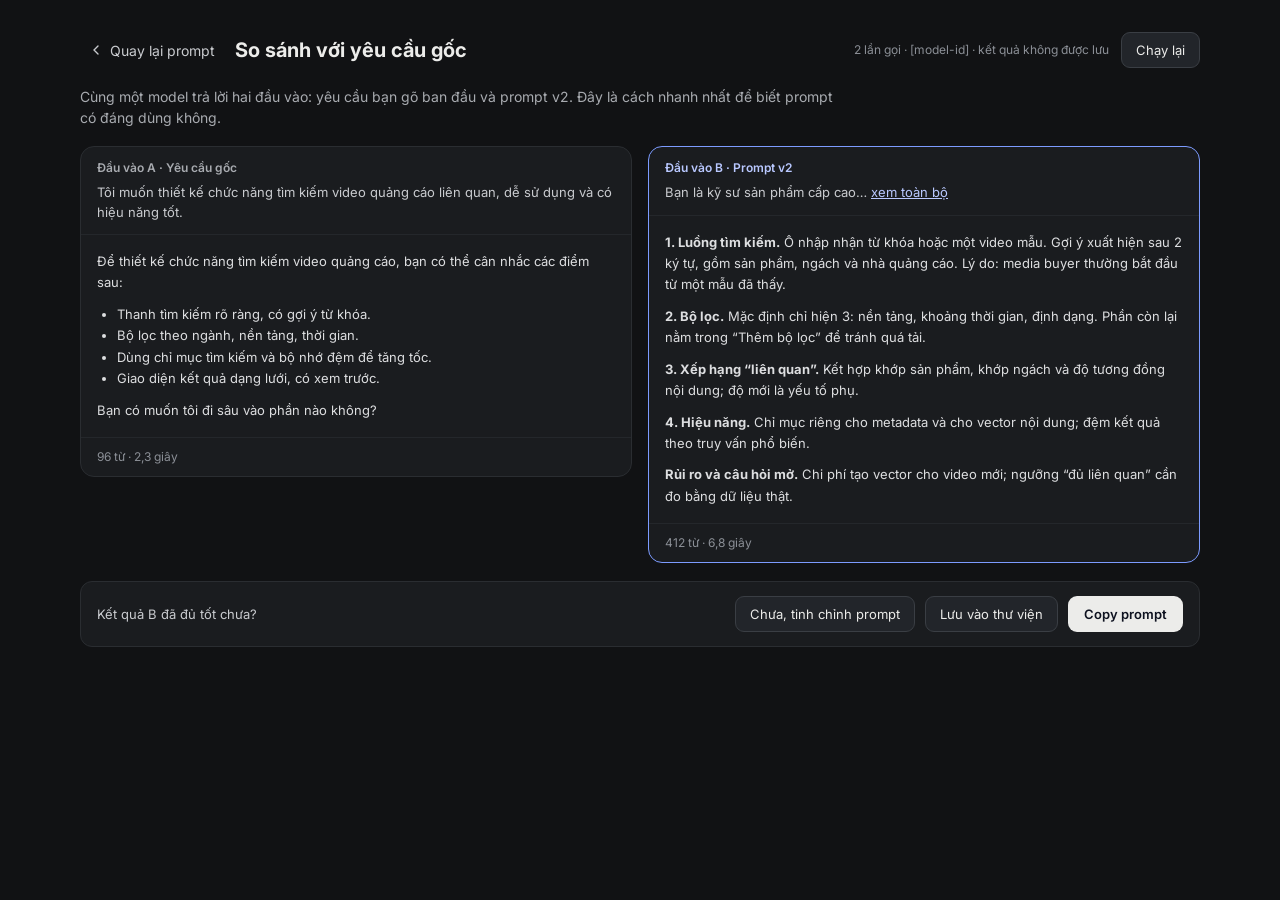
<file: design/compare.html>
<!doctype html>
<html lang="vi">
<head>
<meta charset="utf-8">
<meta name="viewport" content="width=device-width, initial-scale=1">
<title>Prompt Studio — So sánh</title>
<link rel="preconnect" href="https://fonts.googleapis.com">
<link href="https://fonts.googleapis.com/css2?family=Inter:wght@400;500;600;700&display=swap" rel="stylesheet">
<style>
body{margin:0;background:#111214}
:root{color-scheme:dark}
a{color:#B9C8FF}a:hover{color:#D6E0FF}
button,input,select,textarea{font-family:inherit}
</style>
</head>
<body>
<div style="min-height: 100vh; background: #111214; color: #ECECEA; font-family: Inter, system-ui, sans-serif; font-size: 14px; line-height: 1.5; padding: 32px 24px 48px; box-sizing: border-box; display: flex; justify-content: center">
  <div style="width: 100%; max-width: 1120px; display: flex; flex-direction: column; gap: 18px">

    <div style="display: flex; flex-wrap: wrap; align-items: center; gap: 12px">
      <a href="studio.html" style="display: flex; align-items: center; gap: 6px; text-decoration: none; color: #C9CBCF; font-size: 14px; height: 36px; padding: 0 8px; border-radius: 8px">
        <svg width="16" height="16" viewBox="0 0 24 24" fill="none" stroke="currentColor" stroke-width="2" stroke-linecap="round" aria-hidden="true"><path d="M15 6l-6 6 6 6"/></svg>Quay lại prompt</a>
      <h1 style="margin: 0; font-size: 20px; font-weight: 700; flex-grow: 1">So sánh với yêu cầu gốc</h1>
      <span style="font-size: 12px; color: #8B8F96">2 lần gọi · [model-id] · kết quả không được lưu</span>
      <button style="height: 36px; padding: 0 14px; border: 1px solid #3A3E44; background: #22252A; border-radius: 9px; font-size: 13px; color: #ECECEA; cursor: pointer">Chạy lại</button>
    </div>

    <p style="margin: 0; color: #A8ABB0; font-size: 14px; max-width: 760px">Cùng một model trả lời hai đầu vào: yêu cầu bạn gõ ban đầu và prompt v2. Đây là cách nhanh nhất để biết prompt có đáng dùng không.</p>

    <div style="display: grid; grid-template-columns: repeat(auto-fit, minmax(min(100%, 420px), 1fr)); gap: 16px; align-items: start">

      <section aria-label="Yêu cầu gốc" style="background: #1A1C1F; border: 1px solid #2A2D31; border-radius: 14px; overflow: hidden; display: flex; flex-direction: column">
        <div style="padding: 12px 16px; border-bottom: 1px solid #24272B; display: flex; flex-direction: column; gap: 6px">
          <span style="font-size: 12px; font-weight: 600; color: #A8ABB0">Đầu vào A · Yêu cầu gốc</span>
          <p style="margin: 0; font-size: 13px; color: #C9CBCF">Tôi muốn thiết kế chức năng tìm kiếm video quảng cáo liên quan, dễ sử dụng và có hiệu năng tốt.</p>
        </div>
        <article style="padding: 16px; font-size: 13px; line-height: 1.65; color: #DDDEE0; display: flex; flex-direction: column; gap: 10px">
          <p style="margin: 0">Để thiết kế chức năng tìm kiếm video quảng cáo, bạn có thể cân nhắc các điểm sau:</p>
          <ul style="margin: 0; padding-left: 20px">
            <li>Thanh tìm kiếm rõ ràng, có gợi ý từ khóa.</li>
            <li>Bộ lọc theo ngành, nền tảng, thời gian.</li>
            <li>Dùng chỉ mục tìm kiếm và bộ nhớ đệm để tăng tốc.</li>
            <li>Giao diện kết quả dạng lưới, có xem trước.</li>
          </ul>
          <p style="margin: 0">Bạn có muốn tôi đi sâu vào phần nào không?</p>
        </article>
        <div style="padding: 10px 16px; border-top: 1px solid #24272B; font-size: 12px; color: #8B8F96">96 từ · 2,3 giây</div>
      </section>

      <section aria-label="Prompt v2" style="background: #1A1C1F; border: 1.5px solid #7C9BFF; border-radius: 14px; overflow: hidden; display: flex; flex-direction: column">
        <div style="padding: 12px 16px; border-bottom: 1px solid #24272B; display: flex; flex-direction: column; gap: 6px">
          <span style="font-size: 12px; font-weight: 600; color: #B9C8FF">Đầu vào B · Prompt v2</span>
          <p style="margin: 0; font-size: 13px; color: #C9CBCF">Bạn là kỹ sư sản phẩm cấp cao… <a href="studio.html" style="font-size: 13px">xem toàn bộ</a></p>
        </div>
        <article style="padding: 16px; font-size: 13px; line-height: 1.65; color: #DDDEE0; display: flex; flex-direction: column; gap: 10px">
          <p style="margin: 0"><strong style="font-weight: 700">1. Luồng tìm kiếm.</strong> Ô nhập nhận từ khóa hoặc một video mẫu. Gợi ý xuất hiện sau 2 ký tự, gồm sản phẩm, ngách và nhà quảng cáo. Lý do: media buyer thường bắt đầu từ một mẫu đã thấy.</p>
          <p style="margin: 0"><strong style="font-weight: 700">2. Bộ lọc.</strong> Mặc định chỉ hiện 3: nền tảng, khoảng thời gian, định dạng. Phần còn lại nằm trong “Thêm bộ lọc” để tránh quá tải.</p>
          <p style="margin: 0"><strong style="font-weight: 700">3. Xếp hạng “liên quan”.</strong> Kết hợp khớp sản phẩm, khớp ngách và độ tương đồng nội dung; độ mới là yếu tố phụ.</p>
          <p style="margin: 0"><strong style="font-weight: 700">4. Hiệu năng.</strong> Chỉ mục riêng cho metadata và cho vector nội dung; đệm kết quả theo truy vấn phổ biến.</p>
          <p style="margin: 0"><strong style="font-weight: 700">Rủi ro và câu hỏi mở.</strong> Chi phí tạo vector cho video mới; ngưỡng “đủ liên quan” cần đo bằng dữ liệu thật.</p>
        </article>
        <div style="padding: 10px 16px; border-top: 1px solid #24272B; font-size: 12px; color: #8B8F96">412 từ · 6,8 giây</div>
      </section>
    </div>

    <div style="display: flex; flex-wrap: wrap; align-items: center; gap: 10px; padding: 14px 16px; background: #1A1C1F; border: 1px solid #2A2D31; border-radius: 12px">
      <span style="flex: 1 1 280px; font-size: 13px; color: #C9CBCF">Kết quả B đã đủ tốt chưa?</span>
      <a href="studio.html" style="height: 36px; padding: 0 14px; border: 1px solid #3A3E44; background: #22252A; border-radius: 9px; font-size: 13px; color: #ECECEA; text-decoration: none; display: flex; align-items: center; box-sizing: border-box">Chưa, tinh chỉnh prompt</a>
      <button style="height: 36px; padding: 0 14px; border: 1px solid #3A3E44; background: #22252A; border-radius: 9px; font-size: 13px; color: #ECECEA; cursor: pointer">Lưu vào thư viện</button>
      <button style="height: 36px; padding: 0 16px; border: 0; background: #ECECEA; border-radius: 9px; font-size: 13px; font-weight: 600; color: #0E1220; cursor: pointer">Copy prompt</button>
    </div>
  </div>
</div>
</body>
</html>
</file>
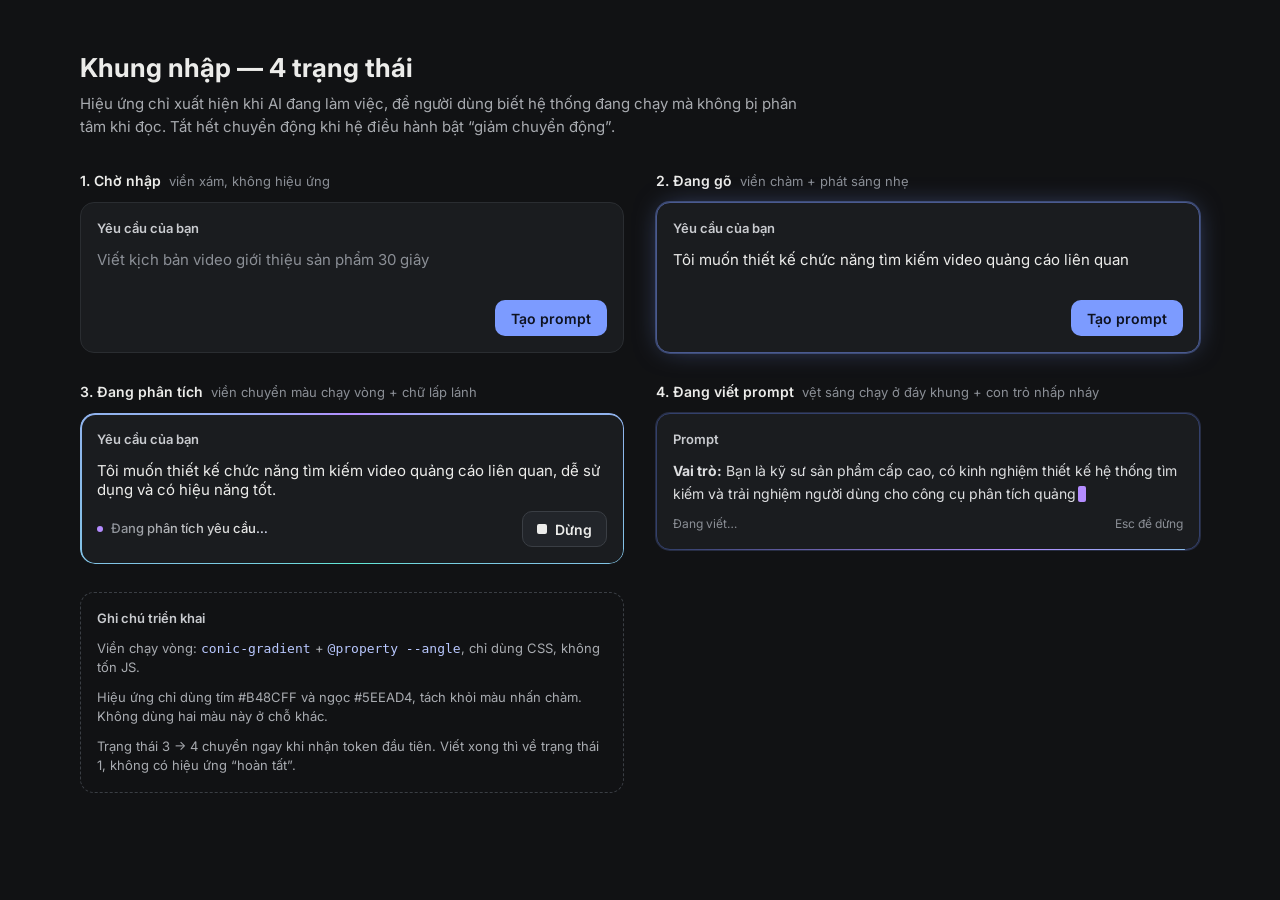
<file: design/input-effects.html>
<!doctype html>
<html lang="vi">
<head>
<meta charset="utf-8">
<meta name="viewport" content="width=device-width, initial-scale=1">
<title>Khung nhập — trạng thái hiệu ứng AI</title>
<link rel="preconnect" href="https://fonts.googleapis.com">
<link href="https://fonts.googleapis.com/css2?family=Inter:wght@400;500;600;700&display=swap" rel="stylesheet">
<style>
body{margin:0;background:#111214}
:root{color-scheme:dark}
::placeholder{color:#8B8F96}
button,input,select,textarea{font-family:inherit}
@property --ai-a{syntax:'<angle>';inherits:false;initial-value:0deg}
.ai-frame{position:relative}
.ai-focus{border-color:#4A5A8F !important;box-shadow:0 0 0 1px #7C9BFF55,0 0 28px -8px #7C9BFF88}
.ai-busy{border-color:transparent !important;animation:ai-glow 3s ease-in-out infinite}
.ai-busy::before{content:"";position:absolute;inset:-1px;border-radius:15px;padding:1.5px;background:conic-gradient(from var(--ai-a),#B48CFF,#5EEAD4,#B48CFF);-webkit-mask:linear-gradient(#000 0 0) content-box,linear-gradient(#000 0 0);-webkit-mask-composite:xor;mask-composite:exclude;animation:ai-spin 2.4s linear infinite;pointer-events:none}
.ai-stream{border-color:#33406B !important;box-shadow:0 0 0 1px #7C9BFF33}
.ai-stream::after{content:"";position:absolute;left:14px;right:14px;bottom:-1px;height:1.5px;border-radius:2px;background:linear-gradient(90deg,transparent,#B48CFF,#5EEAD4,transparent);background-size:200% 100%;animation:ai-sweep 1.6s linear infinite}
.ai-shimmer{background:linear-gradient(90deg,#8B8F96 0%,#ECECEA 45%,#B9C8FF 55%,#8B8F96 100%);background-size:200% 100%;-webkit-background-clip:text;background-clip:text;color:transparent;animation:ai-sh 1.8s linear infinite}
.ai-dot{width:6px;height:6px;border-radius:50%;background:#B48CFF;animation:ai-pulse 1.2s ease-in-out infinite}
.ai-caret{display:inline-block;width:8px;height:16px;margin-left:2px;border-radius:2px;background:#B48CFF;vertical-align:-3px;animation:ai-blink 1s steps(1) infinite}
.ai-done{border-color:#1F4D2B !important;box-shadow:0 0 0 1px #3FB95033}
@keyframes ai-spin{to{--ai-a:360deg}}
@keyframes ai-glow{0%,100%{box-shadow:0 0 32px -10px #B48CFFAA}50%{box-shadow:0 0 36px -8px #5EEAD499}}
@keyframes ai-sh{to{background-position:-200% 0}}
@keyframes ai-sweep{to{background-position:-200% 0}}
@keyframes ai-pulse{0%,100%{opacity:.35;transform:scale(.8)}50%{opacity:1;transform:scale(1.15)}}
@keyframes ai-blink{50%{opacity:0}}
@media (prefers-reduced-motion:reduce){.ai-busy,.ai-busy::before,.ai-stream::after,.ai-shimmer,.ai-dot,.ai-caret{animation:none}}
</style>
</head>
<body>
<div style="min-height: 100vh; background: #111214; color: #ECECEA; font-family: Inter, system-ui, sans-serif; font-size: 14px; line-height: 1.5; padding: 48px 24px 64px; box-sizing: border-box; display: flex; justify-content: center">
  <div style="width: 100%; max-width: 1120px; display: flex; flex-direction: column; gap: 32px">
    <header style="display: flex; flex-direction: column; gap: 6px">
      <h1 style="margin: 0; font-size: 26px; font-weight: 700">Khung nhập — 4 trạng thái</h1>
      <p style="margin: 0; color: #A8ABB0; font-size: 15px; max-width: 720px">Hiệu ứng chỉ xuất hiện khi AI đang làm việc, để người dùng biết hệ thống đang chạy mà không bị phân tâm khi đọc. Tắt hết chuyển động khi hệ điều hành bật “giảm chuyển động”.</p>
    </header>

    <div style="display: grid; grid-template-columns: repeat(auto-fit, minmax(min(100%, 520px), 1fr)); gap: 28px 32px">

      <div style="display: flex; flex-direction: column; gap: 10px">
        <div style="display: flex; align-items: baseline; gap: 8px"><span style="font-weight: 600">1. Chờ nhập</span><span style="font-size: 13px; color: #8B8F96">viền xám, không hiệu ứng</span></div>
        <div class="ai-frame" style="background: #1A1C1F; border: 1px solid #2A2D31; border-radius: 14px; padding: 16px; display: flex; flex-direction: column; gap: 12px">
          <label for="e1" style="font-size: 13px; font-weight: 600; color: #C9CBCF">Yêu cầu của bạn</label>
          <textarea id="e1" rows="2" placeholder="Viết kịch bản video giới thiệu sản phẩm 30 giây" style="border: 0; resize: none; outline: none; font-size: 15px; color: #ECECEA; background: transparent; padding: 0"></textarea>
          <div style="display: flex; justify-content: flex-end"><button style="height: 36px; padding: 0 16px; border: 0; border-radius: 10px; background: #7C9BFF; color: #0E1220; font-size: 14px; font-weight: 600">Tạo prompt</button></div>
        </div>
      </div>

      <div style="display: flex; flex-direction: column; gap: 10px">
        <div style="display: flex; align-items: baseline; gap: 8px"><span style="font-weight: 600">2. Đang gõ</span><span style="font-size: 13px; color: #8B8F96">viền chàm + phát sáng nhẹ</span></div>
        <div class="ai-frame ai-focus" style="background: #1A1C1F; border: 1px solid #2A2D31; border-radius: 14px; padding: 16px; display: flex; flex-direction: column; gap: 12px">
          <label for="e2" style="font-size: 13px; font-weight: 600; color: #C9CBCF">Yêu cầu của bạn</label>
          <textarea id="e2" rows="2" style="border: 0; resize: none; outline: none; font-size: 15px; color: #ECECEA; background: transparent; padding: 0">Tôi muốn thiết kế chức năng tìm kiếm video quảng cáo liên quan</textarea>
          <div style="display: flex; justify-content: flex-end"><button style="height: 36px; padding: 0 16px; border: 0; border-radius: 10px; background: #7C9BFF; color: #0E1220; font-size: 14px; font-weight: 600">Tạo prompt</button></div>
        </div>
      </div>

      <div style="display: flex; flex-direction: column; gap: 10px">
        <div style="display: flex; align-items: baseline; gap: 8px"><span style="font-weight: 600">3. Đang phân tích</span><span style="font-size: 13px; color: #8B8F96">viền chuyển màu chạy vòng + chữ lấp lánh</span></div>
        <div class="ai-frame ai-busy" style="background: #1A1C1F; border: 1px solid #2A2D31; border-radius: 14px; padding: 16px; display: flex; flex-direction: column; gap: 12px">
          <label for="e3" style="font-size: 13px; font-weight: 600; color: #C9CBCF">Yêu cầu của bạn</label>
          <textarea id="e3" rows="2" style="border: 0; resize: none; outline: none; font-size: 15px; color: #ECECEA; background: transparent; padding: 0">Tôi muốn thiết kế chức năng tìm kiếm video quảng cáo liên quan, dễ sử dụng và có hiệu năng tốt.</textarea>
          <div style="display: flex; align-items: center; gap: 12px">
            <span role="status" style="display: flex; align-items: center; gap: 8px; font-size: 13px; flex-grow: 1"><span class="ai-dot"></span><span class="ai-shimmer" style="font-weight: 500">Đang phân tích yêu cầu…</span></span>
            <button style="height: 36px; padding: 0 14px; border: 1px solid #3A3E44; border-radius: 10px; background: #22252A; color: #ECECEA; font-size: 14px; font-weight: 600; display: flex; align-items: center; gap: 8px"><span style="width: 10px; height: 10px; border-radius: 2px; background: #ECECEA"></span>Dừng</button>
          </div>
        </div>
      </div>

      <div style="display: flex; flex-direction: column; gap: 10px">
        <div style="display: flex; align-items: baseline; gap: 8px"><span style="font-weight: 600">4. Đang viết prompt</span><span style="font-size: 13px; color: #8B8F96">vệt sáng chạy ở đáy khung + con trỏ nhấp nháy</span></div>
        <div class="ai-frame ai-stream" style="background: #1A1C1F; border: 1px solid #2A2D31; border-radius: 14px; padding: 16px; display: flex; flex-direction: column; gap: 10px">
          <span style="font-size: 13px; font-weight: 600; color: #C9CBCF">Prompt</span>
          <p style="margin: 0; font-size: 14px; line-height: 1.65; color: #DDDEE0"><strong style="font-weight: 700">Vai trò:</strong> Bạn là kỹ sư sản phẩm cấp cao, có kinh nghiệm thiết kế hệ thống tìm kiếm và trải nghiệm người dùng cho công cụ phân tích quảng<span class="ai-caret" aria-hidden="true"></span></p>
          <div style="display: flex; justify-content: space-between; align-items: center; font-size: 12px; color: #8B8F96"><span>Đang viết…</span><span>Esc để dừng</span></div>
        </div>
      </div>

      <div style="display: flex; flex-direction: column; gap: 10px; padding: 16px; border: 1px dashed #3A3E44; border-radius: 14px; color: #A8ABB0; font-size: 13px">
        <span style="font-weight: 600; color: #C9CBCF">Ghi chú triển khai</span>
        <span>Viền chạy vòng: <code style="color: #B9C8FF">conic-gradient</code> + <code style="color: #B9C8FF">@property --angle</code>, chỉ dùng CSS, không tốn JS.</span>
        <span>Hiệu ứng chỉ dùng tím #B48CFF và ngọc #5EEAD4, tách khỏi màu nhấn chàm. Không dùng hai màu này ở chỗ khác.</span>
        <span>Trạng thái 3 → 4 chuyển ngay khi nhận token đầu tiên. Viết xong thì về trạng thái 1, không có hiệu ứng “hoàn tất”.</span>
      </div>

    </div>
  </div>
</div>
</body>
</html>
</file>
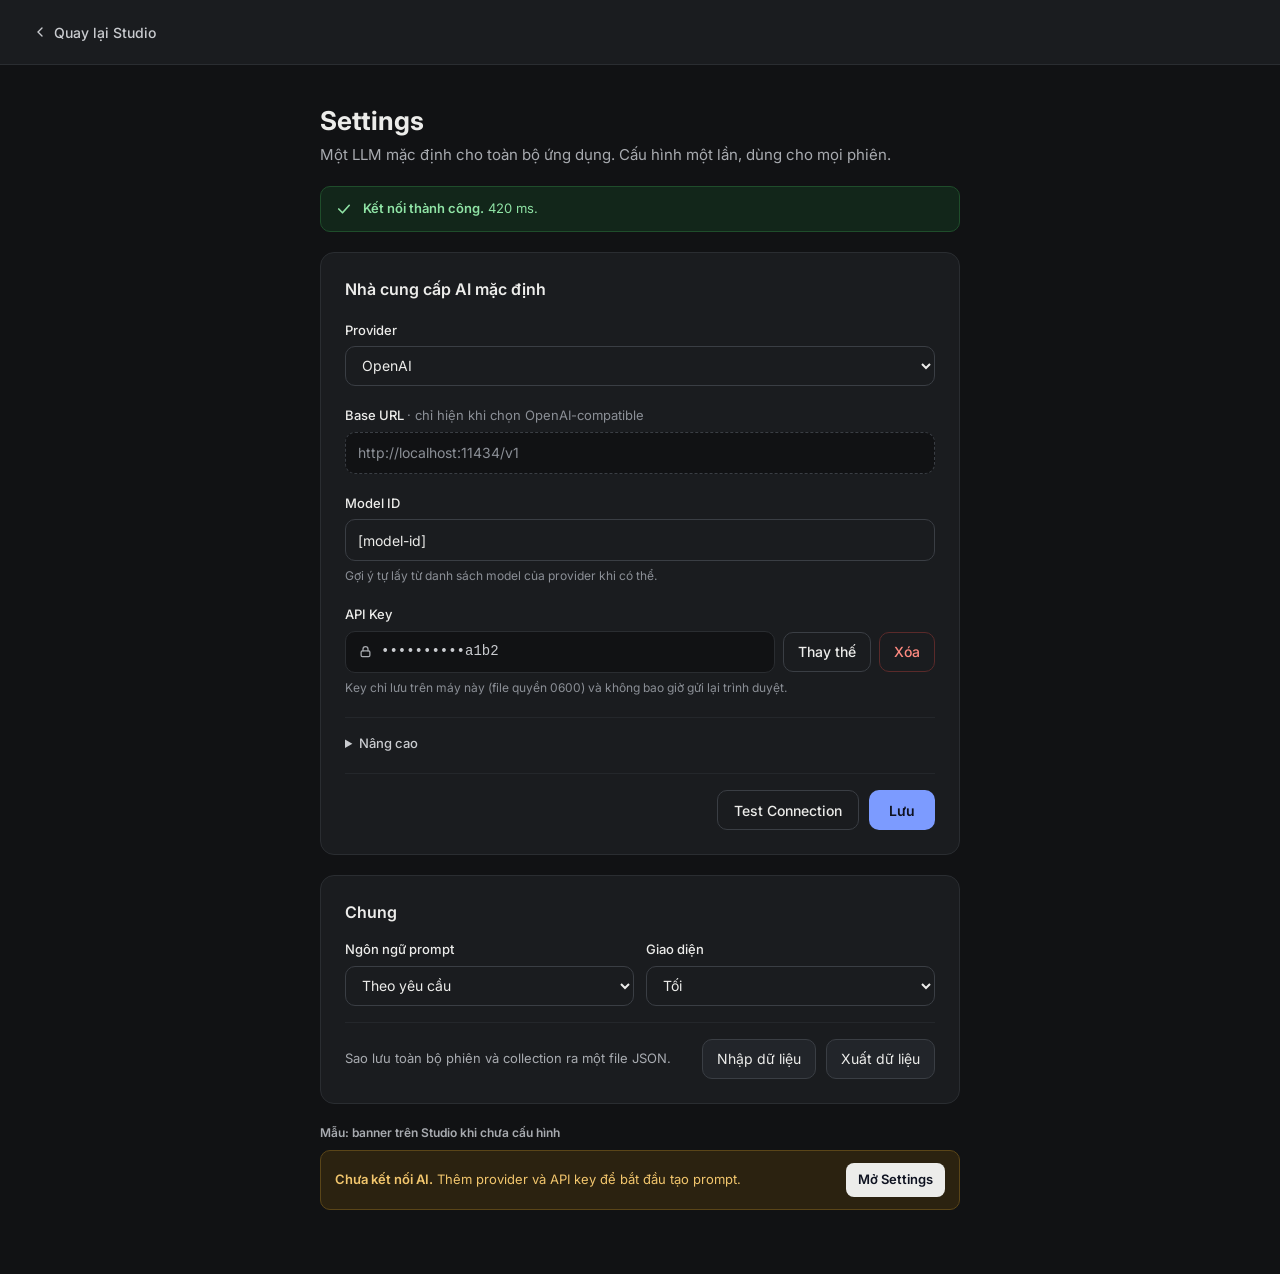
<file: design/settings.html>
<!doctype html>
<html lang="vi">
<head>
<meta charset="utf-8">
<meta name="viewport" content="width=device-width, initial-scale=1">
<title>Prompt Studio — Settings</title>
<link rel="preconnect" href="https://fonts.googleapis.com">
<link href="https://fonts.googleapis.com/css2?family=Inter:wght@400;500;600;700&display=swap" rel="stylesheet">
<style>
body{margin:0;background:#111214}
:root{color-scheme:dark}
::placeholder{color:#8B8F96}
input[type=number]{background:#22252A;color:#ECECEA}
a{color:#B9C8FF}a:hover{color:#D6E0FF}
button,input,select,textarea{font-family:inherit}
</style>
</head>
<body>
<div style="min-height: 100vh; background: #111214; color: #ECECEA; font-family: Inter, system-ui, sans-serif; font-size: 14px; line-height: 1.5">
  <header style="display: flex; align-items: center; gap: 12px; padding: 14px 24px; background: #1A1C1F; border-bottom: 1px solid #2A2D31">
    <a href="studio.html" style="display: flex; align-items: center; gap: 6px; text-decoration: none; color: #C9CBCF; font-size: 14px; font-weight: 500; height: 36px; padding: 0 8px; border-radius: 8px">
      <svg width="16" height="16" viewBox="0 0 24 24" fill="none" stroke="currentColor" stroke-width="2" stroke-linecap="round" aria-hidden="true"><path d="M15 6l-6 6 6 6"/></svg>
      Quay lại Studio
    </a>
  </header>

  <main style="padding: 40px 24px 64px; display: flex; justify-content: center">
    <div style="width: 100%; max-width: 640px; display: flex; flex-direction: column; gap: 20px">
      <header style="display: flex; flex-direction: column; gap: 6px">
        <h1 style="margin: 0; font-size: 26px; line-height: 1.25; font-weight: 700">Settings</h1>
        <p style="margin: 0; color: #A8ABB0; font-size: 15px">Một LLM mặc định cho toàn bộ ứng dụng. Cấu hình một lần, dùng cho mọi phiên.</p>
      </header>

      <div role="status" style="display: flex; align-items: center; gap: 10px; padding: 12px 14px; background: #12261A; border: 1px solid #1F4D2B; border-radius: 10px; font-size: 13px; color: #8FE3A5">
        <svg width="18" height="18" viewBox="0 0 24 24" fill="none" stroke="currentColor" stroke-width="2.2" stroke-linecap="round" stroke-linejoin="round" aria-hidden="true"><path d="M5 12l5 5 9-10"/></svg>
        <span><strong style="font-weight: 600">Kết nối thành công.</strong> 420 ms.</span>
      </div>

      <section aria-label="Nhà cung cấp AI" style="background: #1A1C1F; border: 1px solid #2A2D31; border-radius: 14px; padding: 24px; display: flex; flex-direction: column; gap: 20px">
        <h2 style="margin: 0; font-size: 16px; font-weight: 600">Nhà cung cấp AI mặc định</h2>

        <div style="display: flex; flex-direction: column; gap: 6px">
          <label for="prov" style="font-size: 13px; font-weight: 500">Provider</label>
          <select id="prov" style="height: 40px; border: 1px solid #3A3E44; border-radius: 10px; background: #1A1C1F; font-size: 14px; padding: 0 12px; color: #ECECEA">
            <option>OpenAI</option><option>Anthropic</option><option>OpenAI-compatible (OpenRouter, Ollama, LM Studio…)</option>
          </select>
        </div>

        <div style="display: flex; flex-direction: column; gap: 6px">
          <label for="base" style="font-size: 13px; font-weight: 500">Base URL <span style="color: #8B8F96; font-weight: 400">· chỉ hiện khi chọn OpenAI-compatible</span></label>
          <input id="base" type="url" disabled placeholder="http://localhost:11434/v1" style="height: 40px; border: 1px dashed #3A3E44; border-radius: 10px; background: #111214; font-size: 14px; padding: 0 12px; color: #8B8F96">
        </div>

        <div style="display: flex; flex-direction: column; gap: 6px">
          <label for="model" style="font-size: 13px; font-weight: 500">Model ID</label>
          <input id="model" type="text" value="[model-id]" style="height: 40px; border: 1px solid #3A3E44; border-radius: 10px; background: #1A1C1F; font-size: 14px; padding: 0 12px; color: #ECECEA">
          <span style="font-size: 12px; color: #8B8F96">Gợi ý tự lấy từ danh sách model của provider khi có thể.</span>
        </div>

        <div style="display: flex; flex-direction: column; gap: 6px">
          <span style="font-size: 13px; font-weight: 500">API Key</span>
          <div style="display: flex; flex-wrap: wrap; align-items: center; gap: 8px">
            <div style="flex: 1 1 220px; height: 40px; border: 1px solid #2A2D31; border-radius: 10px; background: #111214; display: flex; align-items: center; gap: 8px; padding: 0 12px; color: #C9CBCF; font-family: ui-monospace, Menlo, monospace; font-size: 14px">
              <svg width="15" height="15" viewBox="0 0 24 24" fill="none" stroke="#A8ABB0" stroke-width="2" stroke-linecap="round" aria-hidden="true"><rect x="5" y="11" width="14" height="9" rx="2"/><path d="M8 11V8a4 4 0 0 1 8 0v3"/></svg>
              ••••••••••a1b2
            </div>
            <button style="height: 40px; padding: 0 14px; border: 1px solid #3A3E44; background: #1A1C1F; border-radius: 10px; font-size: 14px; font-weight: 500; color: #ECECEA; cursor: pointer">Thay thế</button>
            <button style="height: 40px; padding: 0 14px; border: 1px solid #5A2A2A; background: #1A1C1F; border-radius: 10px; font-size: 14px; font-weight: 500; color: #FF8A80; cursor: pointer">Xóa</button>
          </div>
          <span style="font-size: 12px; color: #8B8F96">Key chỉ lưu trên máy này (file quyền 0600) và không bao giờ gửi lại trình duyệt.</span>
        </div>

        <details style="border-top: 1px solid #24272B; padding-top: 16px">
          <summary style="cursor: pointer; font-size: 13px; font-weight: 500; color: #C9CBCF">Nâng cao</summary>
          <div style="display: grid; grid-template-columns: repeat(3, minmax(0, 1fr)); gap: 12px; margin-top: 12px">
            <label style="display: flex; flex-direction: column; gap: 6px; font-size: 13px">Temperature<input type="number" value="0.4" step="0.1" style="height: 36px; border: 1px solid #3A3E44; border-radius: 8px; padding: 0 10px; font-size: 14px"></label>
            <label style="display: flex; flex-direction: column; gap: 6px; font-size: 13px">Max output tokens<input type="number" value="2000" style="height: 36px; border: 1px solid #3A3E44; border-radius: 8px; padding: 0 10px; font-size: 14px"></label>
            <label style="display: flex; flex-direction: column; gap: 6px; font-size: 13px">Timeout (giây)<input type="number" value="60" style="height: 36px; border: 1px solid #3A3E44; border-radius: 8px; padding: 0 10px; font-size: 14px"></label>
          </div>
        </details>

        <div style="display: flex; flex-wrap: wrap; justify-content: flex-end; gap: 10px; padding-top: 16px; border-top: 1px solid #24272B">
          <button style="height: 40px; padding: 0 16px; border: 1px solid #3A3E44; background: #1A1C1F; border-radius: 10px; font-size: 14px; font-weight: 500; color: #ECECEA; cursor: pointer">Test Connection</button>
          <button style="height: 40px; padding: 0 20px; border: 0; background: #7C9BFF; border-radius: 10px; font-size: 14px; font-weight: 600; color: #0E1220; cursor: pointer">Lưu</button>
        </div>
      </section>

      <section aria-label="Chung" style="background: #1A1C1F; border: 1px solid #2A2D31; border-radius: 14px; padding: 24px; display: flex; flex-direction: column; gap: 16px">
        <h2 style="margin: 0; font-size: 16px; font-weight: 600">Chung</h2>
        <div style="display: flex; flex-wrap: wrap; gap: 12px">
          <label style="flex: 1 1 220px; display: flex; flex-direction: column; gap: 6px; font-size: 13px; font-weight: 500">Ngôn ngữ prompt<select style="height: 40px; border: 1px solid #3A3E44; border-radius: 10px; background: #1A1C1F; font-size: 14px; padding: 0 12px; color: #ECECEA"><option>Theo yêu cầu</option><option>Tiếng Việt</option><option>English</option></select></label>
          <label style="flex: 1 1 220px; display: flex; flex-direction: column; gap: 6px; font-size: 13px; font-weight: 500">Giao diện<select style="height: 40px; border: 1px solid #3A3E44; border-radius: 10px; background: #1A1C1F; font-size: 14px; padding: 0 12px; color: #ECECEA"><option>Tối</option><option>Sáng</option><option>Theo hệ thống</option></select></label>
        </div>
        <div style="display: flex; flex-wrap: wrap; align-items: center; gap: 10px; padding-top: 16px; border-top: 1px solid #24272B">
          <span style="flex: 1 1 240px; font-size: 13px; color: #A8ABB0">Sao lưu toàn bộ phiên và collection ra một file JSON.</span>
          <button style="height: 40px; padding: 0 14px; border: 1px solid #3A3E44; background: #22252A; border-radius: 10px; font-size: 14px; color: #ECECEA; cursor: pointer">Nhập dữ liệu</button>
          <button style="height: 40px; padding: 0 14px; border: 1px solid #3A3E44; background: #22252A; border-radius: 10px; font-size: 14px; color: #ECECEA; cursor: pointer">Xuất dữ liệu</button>
        </div>
      </section>

      <section aria-label="Lần chạy đầu" style="display: flex; flex-direction: column; gap: 8px">
        <span style="font-size: 12px; font-weight: 600; color: #A8ABB0">Mẫu: banner trên Studio khi chưa cấu hình</span>
        <div style="display: flex; flex-wrap: wrap; align-items: center; gap: 12px; padding: 12px 14px; background: #2B2210; border: 1px solid #5A4518; border-radius: 10px; font-size: 13px; color: #F2C66D">
          <span style="flex: 1 1 260px"><strong style="font-weight: 600">Chưa kết nối AI.</strong> Thêm provider và API key để bắt đầu tạo prompt.</span>
          <a href="#" style="height: 34px; padding: 0 12px; border-radius: 8px; background: #ECECEA; color: #0E1220; text-decoration: none; font-weight: 600; display: flex; align-items: center">Mở Settings</a>
        </div>
      </section>
    </div>
  </main>
</div>
</body>
</html>
</file>
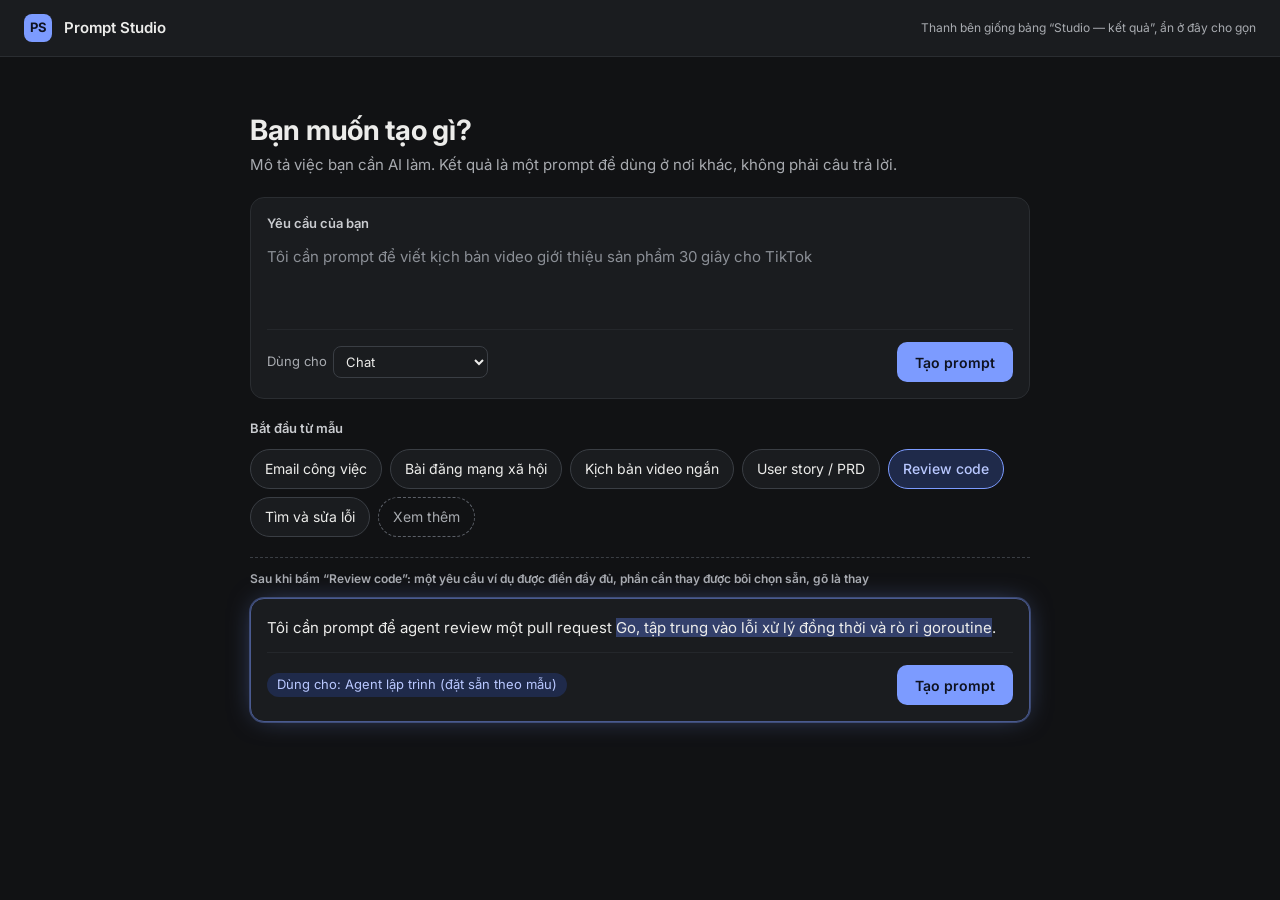
<file: design/studio-empty.html>
<!doctype html>
<html lang="vi">
<head>
<meta charset="utf-8">
<meta name="viewport" content="width=device-width, initial-scale=1">
<title>Prompt Studio — trống, mẫu khởi đầu</title>
<link rel="preconnect" href="https://fonts.googleapis.com">
<link href="https://fonts.googleapis.com/css2?family=Inter:wght@400;500;600;700&display=swap" rel="stylesheet">
<style>
body{margin:0;background:#111214}
:root{color-scheme:dark}
::placeholder{color:#8B8F96}
a{color:#B9C8FF}a:hover{color:#D6E0FF}
button,input,select,textarea{font-family:inherit}
.ai-frame{transition:box-shadow .3s ease}
.ai-frame:focus-within{border-color:#4A5A8F !important;box-shadow:0 0 0 1px #7C9BFF55,0 0 28px -8px #7C9BFF88}
</style>
</head>
<body>
<div style="min-height: 100vh; background: #111214; color: #ECECEA; font-family: Inter, system-ui, sans-serif; font-size: 14px; line-height: 1.5">
  <header style="display: flex; align-items: center; gap: 12px; padding: 14px 24px; background: #1A1C1F; border-bottom: 1px solid #2A2D31">
    <div style="width: 28px; height: 28px; border-radius: 8px; background: #7C9BFF; color: #0E1220; display: flex; align-items: center; justify-content: center; font-weight: 700; font-size: 13px">PS</div>
    <span style="font-weight: 600; font-size: 15px">Prompt Studio</span>
    <span style="flex-grow: 1"></span>
    <span style="font-size: 12px; color: #A8ABB0">Thanh bên giống bảng “Studio — kết quả”, ẩn ở đây cho gọn</span>
  </header>

  <main style="padding: 56px 24px 64px; display: flex; justify-content: center">
    <div style="width: 100%; max-width: 780px; display: flex; flex-direction: column; gap: 20px">
      <header style="display: flex; flex-direction: column; gap: 6px">
        <h1 style="margin: 0; font-size: 28px; line-height: 1.25; font-weight: 700; letter-spacing: -0.01em">Bạn muốn tạo gì?</h1>
        <p style="margin: 0; color: #A8ABB0; font-size: 15px">Mô tả việc bạn cần AI làm. Kết quả là một prompt để dùng ở nơi khác, không phải câu trả lời.</p>
      </header>

      <section aria-label="Yêu cầu" class="ai-frame" style="background: #1A1C1F; border: 1px solid #2A2D31; border-radius: 14px; padding: 16px; display: flex; flex-direction: column; gap: 12px">
        <label for="req0" style="font-size: 13px; font-weight: 600; color: #C9CBCF">Yêu cầu của bạn</label>
        <textarea id="req0" rows="3" placeholder="Tôi cần prompt để viết kịch bản video giới thiệu sản phẩm 30 giây cho TikTok" style="border: 0; resize: none; outline: none; font-size: 15px; line-height: 1.6; color: #ECECEA; background: transparent; padding: 0"></textarea>
        <div style="display: flex; flex-wrap: wrap; align-items: center; gap: 12px; padding-top: 12px; border-top: 1px solid #24272B">
          <label style="display: flex; align-items: center; gap: 6px; font-size: 13px; color: #A8ABB0">Dùng cho
            <select style="height: 32px; border: 1px solid #3A3E44; border-radius: 8px; background: #1A1C1F; font-size: 13px; padding: 0 8px; color: #ECECEA">
              <option>Chat</option><option>System prompt API</option><option>Agent lập trình</option>
            </select>
          </label>
          <span style="flex-grow: 1"></span>
          <button style="height: 40px; padding: 0 18px; border: 0; border-radius: 10px; background: #7C9BFF; color: #0E1220; font-size: 14px; font-weight: 600">Tạo prompt</button>
        </div>
      </section>

      <section aria-label="Mẫu khởi đầu" style="display: flex; flex-direction: column; gap: 10px">
        <span style="font-size: 13px; font-weight: 600; color: #C9CBCF">Bắt đầu từ mẫu</span>
        <div style="display: flex; flex-wrap: wrap; gap: 8px">
          <button style="height: 40px; padding: 0 14px; border: 1px solid #3A3E44; background: #1A1C1F; border-radius: 999px; font-size: 14px; color: #ECECEA; cursor: pointer">Email công việc</button>
          <button style="height: 40px; padding: 0 14px; border: 1px solid #3A3E44; background: #1A1C1F; border-radius: 999px; font-size: 14px; color: #ECECEA; cursor: pointer">Bài đăng mạng xã hội</button>
          <button style="height: 40px; padding: 0 14px; border: 1px solid #3A3E44; background: #1A1C1F; border-radius: 999px; font-size: 14px; color: #ECECEA; cursor: pointer">Kịch bản video ngắn</button>
          <button style="height: 40px; padding: 0 14px; border: 1px solid #3A3E44; background: #1A1C1F; border-radius: 999px; font-size: 14px; color: #ECECEA; cursor: pointer">User story / PRD</button>
          <button aria-pressed="true" style="height: 40px; padding: 0 14px; border: 1.5px solid #7C9BFF; background: #1F2A4A; border-radius: 999px; font-size: 14px; font-weight: 500; color: #B9C8FF; cursor: pointer">Review code</button>
          <button style="height: 40px; padding: 0 14px; border: 1px solid #3A3E44; background: #1A1C1F; border-radius: 999px; font-size: 14px; color: #ECECEA; cursor: pointer">Tìm và sửa lỗi</button>
          <button style="height: 40px; padding: 0 14px; border: 1px dashed #5C6068; background: transparent; border-radius: 999px; font-size: 14px; color: #A8ABB0; cursor: pointer">Xem thêm</button>
        </div>
      </section>

      <section aria-label="Sau khi chọn mẫu" style="display: flex; flex-direction: column; gap: 10px; padding-top: 12px; border-top: 1px dashed #3A3E44">
        <span style="font-size: 12px; font-weight: 600; color: #A8ABB0">Sau khi bấm “Review code”: một yêu cầu ví dụ được điền đầy đủ, phần cần thay được bôi chọn sẵn, gõ là thay</span>
        <div style="background: #1A1C1F; border: 1px solid #4A5A8F; border-radius: 14px; padding: 16px; display: flex; flex-direction: column; gap: 12px; box-shadow: 0 0 0 1px #7C9BFF55, 0 0 28px -8px #7C9BFF88">
          <p style="margin: 0; font-size: 15px; line-height: 1.7; color: #ECECEA">Tôi cần prompt để agent review một pull request <span style="background: #33406B; color: #ECECEA">Go, tập trung vào lỗi xử lý đồng thời và rò rỉ goroutine</span>.</p>
          <div style="display: flex; flex-wrap: wrap; align-items: center; gap: 12px; padding-top: 12px; border-top: 1px solid #24272B; font-size: 13px; color: #A8ABB0">
            <span style="color: #B9C8FF; background: #1F2A4A; padding: 2px 10px; border-radius: 999px">Dùng cho: Agent lập trình (đặt sẵn theo mẫu)</span>
            <span style="flex-grow: 1"></span>
            <button style="height: 40px; padding: 0 18px; border: 0; border-radius: 10px; background: #7C9BFF; color: #0E1220; font-size: 14px; font-weight: 600">Tạo prompt</button>
          </div>
        </div>
      </section>
    </div>
  </main>
</div>
</body>
</html>
</file>
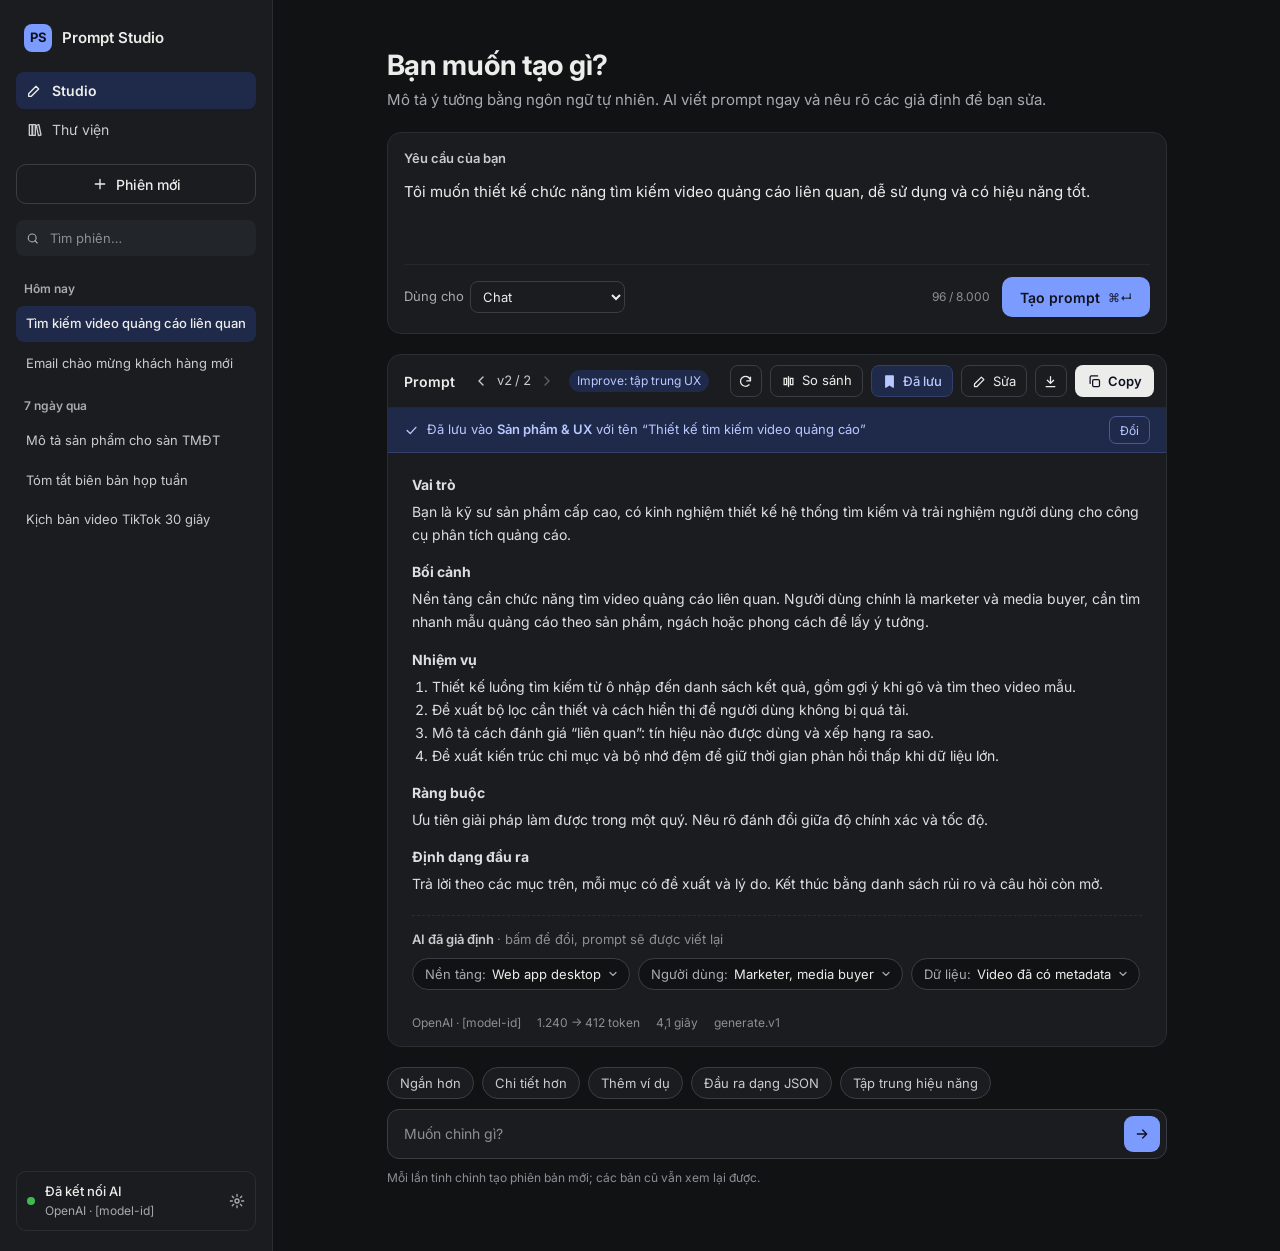
<file: design/studio.html>
<!doctype html>
<html lang="vi">
<head>
<meta charset="utf-8">
<meta name="viewport" content="width=device-width, initial-scale=1">
<title>Prompt Studio — kết quả</title>
<link rel="preconnect" href="https://fonts.googleapis.com">
<link href="https://fonts.googleapis.com/css2?family=Inter:wght@400;500;600;700&display=swap" rel="stylesheet">
<style>
body{margin:0;background:#111214}
:root{color-scheme:dark}
::placeholder{color:#8B8F96}
input[type=number]{background:#22252A;color:#ECECEA}
a{color:#B9C8FF}a:hover{color:#D6E0FF}
button,input,select,textarea{font-family:inherit}
@property --ai-a{syntax:'<angle>';inherits:false;initial-value:0deg}
.ai-frame{position:relative;transition:box-shadow .3s ease,border-color .3s ease}
.ai-frame:focus-within{border-color:#4A5A8F !important;box-shadow:0 0 0 1px #7C9BFF55,0 0 28px -8px #7C9BFF88}
.ai-frame.busy{border-color:transparent !important;animation:ai-glow 3s ease-in-out infinite}
.ai-frame.busy::before{content:"";position:absolute;inset:-1px;border-radius:15px;padding:1.5px;background:conic-gradient(from var(--ai-a),#B48CFF,#5EEAD4,#B48CFF);-webkit-mask:linear-gradient(#000 0 0) content-box,linear-gradient(#000 0 0);-webkit-mask-composite:xor;mask-composite:exclude;animation:ai-spin 2.4s linear infinite;pointer-events:none}
.ai-shimmer{background:linear-gradient(90deg,#8B8F96 0%,#ECECEA 45%,#B9C8FF 55%,#8B8F96 100%);background-size:200% 100%;-webkit-background-clip:text;background-clip:text;color:transparent;animation:ai-sh 1.8s linear infinite}
.ai-dot{width:6px;height:6px;border-radius:50%;background:#B48CFF;animation:ai-pulse 1.2s ease-in-out infinite}
@keyframes ai-spin{to{--ai-a:360deg}}
@keyframes ai-glow{0%,100%{box-shadow:0 0 32px -10px #B48CFFAA}50%{box-shadow:0 0 36px -8px #5EEAD499}}
@keyframes ai-sh{to{background-position:-200% 0}}
@keyframes ai-pulse{0%,100%{opacity:.35;transform:scale(.8)}50%{opacity:1;transform:scale(1.15)}}
@media (prefers-reduced-motion:reduce){.ai-frame.busy,.ai-frame.busy::before,.ai-shimmer,.ai-dot{animation:none}}
</style>
</head>
<body>
<div style="min-height: 100vh; background: #111214; color: #ECECEA; font-family: Inter, system-ui, sans-serif; font-size: 14px; line-height: 1.5; display: flex; flex-wrap: wrap; align-items: stretch">

  <aside style="flex: 1 1 248px; max-width: 280px; background: #1A1C1F; border-right: 1px solid #2A2D31; padding: 20px 16px; box-sizing: border-box; display: flex; flex-direction: column; gap: 16px">
    <div style="display: flex; align-items: center; gap: 10px; padding: 4px 8px">
      <div style="width: 28px; height: 28px; border-radius: 8px; background: #7C9BFF; color: #0E1220; display: flex; align-items: center; justify-content: center; font-weight: 700; font-size: 13px">PS</div>
      <span style="font-weight: 600; font-size: 15px">Prompt Studio</span>
    </div>
    <nav aria-label="Chính" style="display: flex; flex-direction: column; gap: 2px">
      <a href="studio.html" aria-current="page" style="display: flex; align-items: center; gap: 10px; padding: 8px 10px; border-radius: 8px; background: #1F2A4A; color: #ECECEA; text-decoration: none; font-size: 14px; font-weight: 600"><svg width="16" height="16" viewBox="0 0 24 24" fill="none" stroke="currentColor" stroke-width="2" stroke-linecap="round" stroke-linejoin="round" aria-hidden="true"><path d="M4 20h4L19 9l-4-4L4 16z"/></svg>Studio</a>
      <a href="library.html" style="display: flex; align-items: center; gap: 10px; padding: 8px 10px; border-radius: 8px; color: #C9CBCF; text-decoration: none; font-size: 14px"><svg width="16" height="16" viewBox="0 0 24 24" fill="none" stroke="currentColor" stroke-width="2" stroke-linecap="round" stroke-linejoin="round" aria-hidden="true"><path d="M5 4h4v16H5zM10 4h4v16h-4zM15.5 5l3.8-1 3.2 15.5-3.8 1z"/></svg>Thư viện</a>
    </nav>
    <button style="display: flex; align-items: center; justify-content: center; gap: 8px; height: 40px; border: 1px solid #3A3E44; background: #1A1C1F; border-radius: 10px; font-size: 14px; font-weight: 500; color: #ECECEA; cursor: pointer">
      <svg width="16" height="16" viewBox="0 0 24 24" fill="none" stroke="currentColor" stroke-width="2" stroke-linecap="round" aria-hidden="true"><path d="M12 5v14M5 12h14"/></svg>
      Phiên mới
    </button>
    <label style="display: flex; align-items: center; gap: 8px; height: 36px; padding: 0 10px; background: #22252A; border-radius: 8px; color: #A8ABB0">
      <svg width="15" height="15" viewBox="0 0 24 24" fill="none" stroke="currentColor" stroke-width="2" stroke-linecap="round" aria-hidden="true"><circle cx="11" cy="11" r="7"/><path d="M20 20l-4-4"/></svg>
      <span style="position: absolute; width: 1px; height: 1px; overflow: hidden; clip: rect(0 0 0 0)">Tìm phiên</span>
      <input type="search" placeholder="Tìm phiên…" style="border: 0; background: transparent; outline: none; font-size: 13px; width: 100%; color: #ECECEA">
    </label>

    <nav aria-label="Lịch sử phiên" style="display: flex; flex-direction: column; gap: 4px; flex-grow: 1">
      <div style="font-size: 12px; font-weight: 600; color: #A8ABB0; padding: 8px 8px 4px">Hôm nay</div>
      <a href="#" style="display: block; padding: 8px 10px; border-radius: 8px; background: #1F2A4A; color: #ECECEA; text-decoration: none; font-size: 13px; font-weight: 500; white-space: nowrap; overflow: hidden; text-overflow: ellipsis">Tìm kiếm video quảng cáo liên quan</a>
      <a href="#" style="display: block; padding: 8px 10px; border-radius: 8px; color: #C9CBCF; text-decoration: none; font-size: 13px; white-space: nowrap; overflow: hidden; text-overflow: ellipsis">Email chào mừng khách hàng mới</a>
      <div style="font-size: 12px; font-weight: 600; color: #A8ABB0; padding: 12px 8px 4px">7 ngày qua</div>
      <a href="#" style="display: block; padding: 8px 10px; border-radius: 8px; color: #C9CBCF; text-decoration: none; font-size: 13px; white-space: nowrap; overflow: hidden; text-overflow: ellipsis">Mô tả sản phẩm cho sàn TMĐT</a>
      <a href="#" style="display: block; padding: 8px 10px; border-radius: 8px; color: #C9CBCF; text-decoration: none; font-size: 13px; white-space: nowrap; overflow: hidden; text-overflow: ellipsis">Tóm tắt biên bản họp tuần</a>
      <a href="#" style="display: block; padding: 8px 10px; border-radius: 8px; color: #C9CBCF; text-decoration: none; font-size: 13px; white-space: nowrap; overflow: hidden; text-overflow: ellipsis">Kịch bản video TikTok 30 giây</a>
    </nav>

    <a href="settings.html" style="display: flex; align-items: center; gap: 10px; padding: 10px; border-radius: 10px; border: 1px solid #2A2D31; text-decoration: none; color: #ECECEA">
      <span style="width: 8px; height: 8px; border-radius: 50%; background: #3FB950; flex-shrink: 0"></span>
      <span style="display: flex; flex-direction: column; min-width: 0; flex-grow: 1">
        <span style="font-size: 13px; font-weight: 500">Đã kết nối AI</span>
        <span style="font-size: 12px; color: #A8ABB0; white-space: nowrap; overflow: hidden; text-overflow: ellipsis">OpenAI · [model-id]</span>
      </span>
      <svg width="16" height="16" viewBox="0 0 24 24" fill="none" stroke="#A8ABB0" stroke-width="2" stroke-linecap="round" aria-label="Settings" role="img"><circle cx="12" cy="12" r="3"/><path d="M12 2v3M12 19v3M2 12h3M19 12h3M4.9 4.9l2.1 2.1M17 17l2.1 2.1M4.9 19.1L7 17M17 7l2.1-2.1"/></svg>
    </a>
  </aside>

  <main style="flex: 999 1 560px; min-width: 0; padding: 48px 24px 64px; box-sizing: border-box; display: flex; justify-content: center">
    <div style="width: 100%; max-width: 780px; display: flex; flex-direction: column; gap: 20px">

      <header style="display: flex; flex-direction: column; gap: 6px">
        <h1 style="margin: 0; font-size: 28px; line-height: 1.25; font-weight: 700; letter-spacing: -0.01em">Bạn muốn tạo gì?</h1>
        <p style="margin: 0; color: #A8ABB0; font-size: 15px">Mô tả ý tưởng bằng ngôn ngữ tự nhiên. AI viết prompt ngay và nêu rõ các giả định để bạn sửa.</p>
      </header>

      <section aria-label="Yêu cầu" class="ai-frame" style="background: #1A1C1F; border: 1px solid #2A2D31; border-radius: 14px; padding: 16px; display: flex; flex-direction: column; gap: 12px">
        <label for="req" style="font-size: 13px; font-weight: 600; color: #C9CBCF">Yêu cầu của bạn</label>
        <textarea id="req" rows="3" style="border: 0; resize: none; outline: none; font-size: 15px; line-height: 1.6; color: #ECECEA; background: transparent; padding: 0">Tôi muốn thiết kế chức năng tìm kiếm video quảng cáo liên quan, dễ sử dụng và có hiệu năng tốt.</textarea>
                <div style="display: flex; flex-wrap: wrap; align-items: center; gap: 12px; padding-top: 12px; border-top: 1px solid #24272B">
          <label style="display: flex; align-items: center; gap: 6px; font-size: 13px; color: #A8ABB0">Dùng cho
            <select style="height: 32px; border: 1px solid #3A3E44; border-radius: 8px; background: #1A1C1F; font-size: 13px; padding: 0 8px; color: #ECECEA">
              <option>Chat</option><option>System prompt API</option><option>Agent lập trình</option>
            </select>
          </label>
          <span style="flex-grow: 1"></span>
          <span style="font-size: 12px; color: #8B8F96">96 / 8.000</span>
          
            <button style="height: 40px; padding: 0 18px; border: 0; border-radius: 10px; background: #7C9BFF; color: #0E1220; font-size: 14px; font-weight: 600; display: flex; align-items: center; gap: 8px; cursor: pointer">Tạo prompt <span style="font-size: 12px; font-weight: 500; opacity: 0.85">⌘↵</span></button>
          
                  </div>
      </section>

      <section aria-label="Kết quả" style="background: #1A1C1F; border: 1px solid #2A2D31; border-radius: 14px; overflow: hidden">
        <div style="display: flex; flex-wrap: wrap; align-items: center; gap: 8px; padding: 10px 12px 10px 16px; border-bottom: 1px solid #24272B">
          <span style="font-weight: 600; font-size: 14px">Prompt</span>
          <div style="display: flex; align-items: center; gap: 2px; margin-left: 4px">
            <button aria-label="Phiên bản trước" style="width: 28px; height: 28px; border: 0; background: transparent; border-radius: 6px; color: #C9CBCF; cursor: pointer; display: flex; align-items: center; justify-content: center"><svg width="16" height="16" viewBox="0 0 24 24" fill="none" stroke="currentColor" stroke-width="2" stroke-linecap="round" aria-hidden="true"><path d="M15 6l-6 6 6 6"/></svg></button>
            <span style="font-size: 13px; color: #C9CBCF; font-variant-numeric: tabular-nums">v2 / 2</span>
            <button aria-label="Phiên bản sau" disabled style="width: 28px; height: 28px; border: 0; background: transparent; border-radius: 6px; color: #5C6068; display: flex; align-items: center; justify-content: center"><svg width="16" height="16" viewBox="0 0 24 24" fill="none" stroke="currentColor" stroke-width="2" stroke-linecap="round" aria-hidden="true"><path d="M9 6l6 6-6 6"/></svg></button>
          </div>
          <span style="font-size: 12px; color: #B9C8FF; background: #1F2A4A; padding: 2px 8px; border-radius: 999px">Improve: tập trung UX</span>
          <span style="flex-grow: 1"></span>
          <button aria-label="Tạo lại" style="width: 32px; height: 32px; border: 1px solid #3A3E44; background: #1A1C1F; border-radius: 8px; color: #ECECEA; display: flex; align-items: center; justify-content: center; cursor: pointer"><svg width="15" height="15" viewBox="0 0 24 24" fill="none" stroke="currentColor" stroke-width="2" stroke-linecap="round" stroke-linejoin="round" aria-hidden="true"><path d="M20 11a8 8 0 1 0-2.3 6.3M20 5v6h-6"/></svg></button>
          <a href="compare.html" style="height: 32px; padding: 0 10px; border: 1px solid #3A3E44; background: #1A1C1F; border-radius: 8px; font-size: 13px; color: #ECECEA; text-decoration: none; display: flex; align-items: center; gap: 6px; box-sizing: border-box; cursor: pointer"><svg width="15" height="15" viewBox="0 0 24 24" fill="none" stroke="currentColor" stroke-width="2" stroke-linecap="round" aria-hidden="true"><path d="M12 4v16M5 7h4v10H5zM15 7h4v10h-4z"/></svg>So sánh</a>
          <button aria-pressed="true" style="height: 32px; padding: 0 10px; border: 1px solid #33406B; background: #1F2A4A; border-radius: 8px; font-size: 13px; font-weight: 500; color: #B9C8FF; display: flex; align-items: center; gap: 6px; cursor: pointer"><svg width="15" height="15" viewBox="0 0 24 24" fill="currentColor" stroke="currentColor" stroke-width="2" stroke-linejoin="round" aria-hidden="true"><path d="M6 3h12v18l-6-4-6 4z"/></svg>Đã lưu</button>
          <button style="height: 32px; padding: 0 10px; border: 1px solid #3A3E44; background: #1A1C1F; border-radius: 8px; font-size: 13px; color: #ECECEA; display: flex; align-items: center; gap: 6px; cursor: pointer"><svg width="15" height="15" viewBox="0 0 24 24" fill="none" stroke="currentColor" stroke-width="2" stroke-linecap="round" stroke-linejoin="round" aria-hidden="true"><path d="M4 20h4L19 9l-4-4L4 16z"/></svg>Sửa</button>
          <button aria-label="Tải về .md" style="width: 32px; height: 32px; border: 1px solid #3A3E44; background: #1A1C1F; border-radius: 8px; color: #ECECEA; display: flex; align-items: center; justify-content: center; cursor: pointer"><svg width="15" height="15" viewBox="0 0 24 24" fill="none" stroke="currentColor" stroke-width="2" stroke-linecap="round" stroke-linejoin="round" aria-hidden="true"><path d="M12 4v11M7 10l5 5 5-5M5 20h14"/></svg></button>
          <button style="height: 32px; padding: 0 12px; border: 0; background: #ECECEA; border-radius: 8px; font-size: 13px; font-weight: 600; color: #0E1220; display: flex; align-items: center; gap: 6px; cursor: pointer"><svg width="15" height="15" viewBox="0 0 24 24" fill="none" stroke="currentColor" stroke-width="2" stroke-linecap="round" stroke-linejoin="round" aria-hidden="true"><rect x="9" y="9" width="11" height="11" rx="2"/><path d="M5 15V5a2 2 0 0 1 2-2h10"/></svg>Copy</button>
        </div>

        <div role="status" style="display: flex; flex-wrap: wrap; align-items: center; gap: 8px; padding: 8px 16px; background: #1F2A4A; border-bottom: 1px solid #33406B; font-size: 13px; color: #B9C8FF">
          <svg width="15" height="15" viewBox="0 0 24 24" fill="none" stroke="currentColor" stroke-width="2.2" stroke-linecap="round" stroke-linejoin="round" aria-hidden="true"><path d="M5 12l5 5 9-10"/></svg>
          <span style="flex-grow: 1">Đã lưu vào <strong style="font-weight: 600">Sản phẩm &amp; UX</strong> với tên “Thiết kế tìm kiếm video quảng cáo”</span>
          <button style="height: 28px; padding: 0 10px; border: 1px solid #4A5A8F; background: transparent; border-radius: 7px; font-size: 12px; color: #B9C8FF; cursor: pointer">Đổi</button>
        </div>

        <article style="padding: 20px 24px; font-size: 14px; line-height: 1.65; color: #DDDEE0; display: flex; flex-direction: column; gap: 14px">
          <div>
            <h3 style="margin: 0 0 4px; font-size: 14px; font-weight: 700">Vai trò</h3>
            <p style="margin: 0">Bạn là kỹ sư sản phẩm cấp cao, có kinh nghiệm thiết kế hệ thống tìm kiếm và trải nghiệm người dùng cho công cụ phân tích quảng cáo.</p>
          </div>
          <div>
            <h3 style="margin: 0 0 4px; font-size: 14px; font-weight: 700">Bối cảnh</h3>
            <p style="margin: 0">Nền tảng cần chức năng tìm video quảng cáo liên quan. Người dùng chính là marketer và media buyer, cần tìm nhanh mẫu quảng cáo theo sản phẩm, ngách hoặc phong cách để lấy ý tưởng.</p>
          </div>
          <div>
            <h3 style="margin: 0 0 4px; font-size: 14px; font-weight: 700">Nhiệm vụ</h3>
            <ol style="margin: 0; padding-left: 20px">
              <li>Thiết kế luồng tìm kiếm từ ô nhập đến danh sách kết quả, gồm gợi ý khi gõ và tìm theo video mẫu.</li>
              <li>Đề xuất bộ lọc cần thiết và cách hiển thị để người dùng không bị quá tải.</li>
              <li>Mô tả cách đánh giá “liên quan”: tín hiệu nào được dùng và xếp hạng ra sao.</li>
              <li>Đề xuất kiến trúc chỉ mục và bộ nhớ đệm để giữ thời gian phản hồi thấp khi dữ liệu lớn.</li>
            </ol>
          </div>
          <div>
            <h3 style="margin: 0 0 4px; font-size: 14px; font-weight: 700">Ràng buộc</h3>
            <p style="margin: 0">Ưu tiên giải pháp làm được trong một quý. Nêu rõ đánh đổi giữa độ chính xác và tốc độ.</p>
          </div>
          <div>
            <h3 style="margin: 0 0 4px; font-size: 14px; font-weight: 700">Định dạng đầu ra</h3>
            <p style="margin: 0">Trả lời theo các mục trên, mỗi mục có đề xuất và lý do. Kết thúc bằng danh sách rủi ro và câu hỏi còn mở.</p>
          </div>
        </article>

        <div style="margin: 0 24px; border-top: 1px dashed #2A2D31; padding: 14px 0; display: flex; flex-direction: column; gap: 8px">
          <span style="font-size: 13px; font-weight: 600; color: #C9CBCF">AI đã giả định <span style="font-weight: 400; color: #8B8F96">· bấm để đổi, prompt sẽ được viết lại</span></span>
          <div style="display: flex; flex-wrap: wrap; gap: 8px">
            <button style="height: 32px; padding: 0 10px 0 12px; border: 1px solid #3A3E44; background: #111214; border-radius: 999px; font-size: 13px; color: #ECECEA; cursor: pointer; display: flex; align-items: center; gap: 6px"><span style="color: #A8ABB0">Nền tảng:</span> Web app desktop <svg width="12" height="12" viewBox="0 0 24 24" fill="none" stroke="#A8ABB0" stroke-width="2.4" stroke-linecap="round" aria-hidden="true"><path d="M6 9l6 6 6-6"/></svg></button>
            <button style="height: 32px; padding: 0 10px 0 12px; border: 1px solid #3A3E44; background: #111214; border-radius: 999px; font-size: 13px; color: #ECECEA; cursor: pointer; display: flex; align-items: center; gap: 6px"><span style="color: #A8ABB0">Người dùng:</span> Marketer, media buyer <svg width="12" height="12" viewBox="0 0 24 24" fill="none" stroke="#A8ABB0" stroke-width="2.4" stroke-linecap="round" aria-hidden="true"><path d="M6 9l6 6 6-6"/></svg></button>
            <button style="height: 32px; padding: 0 10px 0 12px; border: 1px solid #3A3E44; background: #111214; border-radius: 999px; font-size: 13px; color: #ECECEA; cursor: pointer; display: flex; align-items: center; gap: 6px"><span style="color: #A8ABB0">Dữ liệu:</span> Video đã có metadata <svg width="12" height="12" viewBox="0 0 24 24" fill="none" stroke="#A8ABB0" stroke-width="2.4" stroke-linecap="round" aria-hidden="true"><path d="M6 9l6 6 6-6"/></svg></button>
          </div>
        </div>

        <div style="display: flex; flex-wrap: wrap; gap: 6px 16px; padding: 10px 24px 14px; font-size: 12px; color: #8B8F96">
          <span>OpenAI · [model-id]</span><span>1.240 → 412 token</span><span>4,1 giây</span><span>generate.v1</span>
        </div>
      </section>

      <section aria-label="Tinh chỉnh" style="display: flex; flex-direction: column; gap: 10px">
        <div style="display: flex; flex-wrap: wrap; gap: 8px">
          <button style="height: 32px; padding: 0 12px; border: 1px solid #3A3E44; background: #1A1C1F; border-radius: 999px; font-size: 13px; color: #C9CBCF; cursor: pointer">Ngắn hơn</button>
          <button style="height: 32px; padding: 0 12px; border: 1px solid #3A3E44; background: #1A1C1F; border-radius: 999px; font-size: 13px; color: #C9CBCF; cursor: pointer">Chi tiết hơn</button>
          <button style="height: 32px; padding: 0 12px; border: 1px solid #3A3E44; background: #1A1C1F; border-radius: 999px; font-size: 13px; color: #C9CBCF; cursor: pointer">Thêm ví dụ</button>
          <button style="height: 32px; padding: 0 12px; border: 1px solid #3A3E44; background: #1A1C1F; border-radius: 999px; font-size: 13px; color: #C9CBCF; cursor: pointer">Đầu ra dạng JSON</button>
          <button style="height: 32px; padding: 0 12px; border: 1px solid #3A3E44; background: #1A1C1F; border-radius: 999px; font-size: 13px; color: #C9CBCF; cursor: pointer">Tập trung hiệu năng</button>
        </div>
        <label class="ai-frame" style="display: flex; align-items: center; gap: 8px; background: #1A1C1F; border: 1px solid #3A3E44; border-radius: 12px; padding: 6px 6px 6px 14px">
          <span style="position: absolute; width: 1px; height: 1px; overflow: hidden; clip: rect(0 0 0 0)">Chỉ dẫn tinh chỉnh</span>
          <input type="text" placeholder="Muốn chỉnh gì?" style="flex-grow: 1; border: 0; outline: none; font-size: 14px; background: transparent; color: #ECECEA; min-width: 0">
          <button aria-label="Gửi tinh chỉnh" style="width: 36px; height: 36px; border: 0; border-radius: 9px; background: #7C9BFF; color: #0E1220; display: flex; align-items: center; justify-content: center; cursor: pointer"><svg width="16" height="16" viewBox="0 0 24 24" fill="none" stroke="currentColor" stroke-width="2" stroke-linecap="round" stroke-linejoin="round" aria-hidden="true"><path d="M5 12h14M13 6l6 6-6 6"/></svg></button>
        </label>
        <p style="margin: 0; font-size: 12px; color: #8B8F96">Mỗi lần tinh chỉnh tạo phiên bản mới; các bản cũ vẫn xem lại được.</p>
      </section>

    </div>
  </main>
</div>
</body>
</html>
</file>
